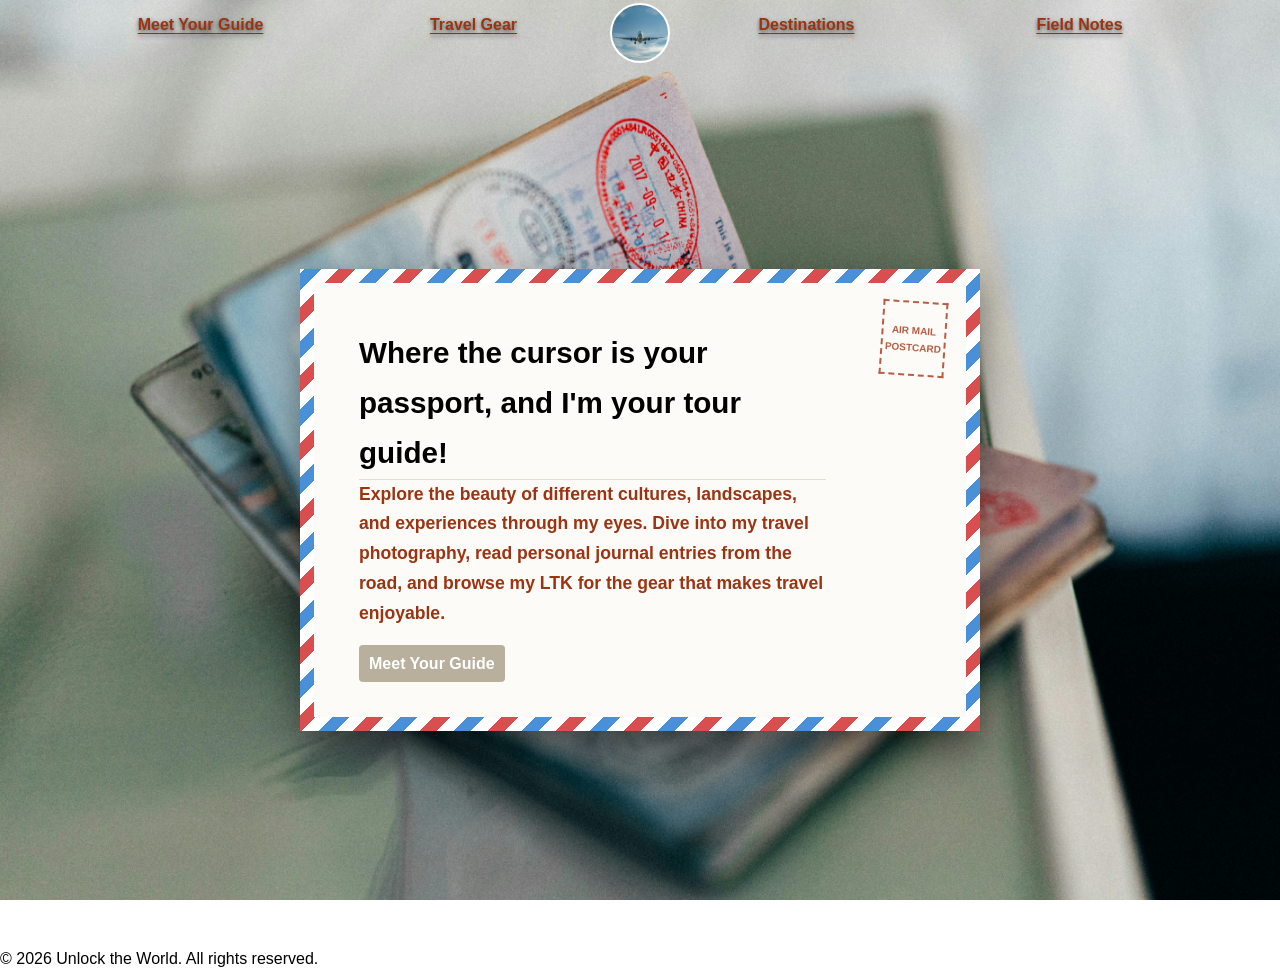
<file: index.html>
<!DOCTYPE html>
<html lang="en">
<head>
    <meta charset="UTF-8">
    <meta name="viewport" content="width=device-width, initial-scale=1.0">
    <title>Unlock the World</title>
    <link rel="icon" href="images/logo.jpg" type="image/x-icon">
    <link rel="stylesheet" href="style.css">
</head>
<body class="home-page">        
    <header>
        <nav class="nav-bar">
            <ul class="nav-links">
                <li><a href="meet-your-guide.html">Meet Your Guide</a></li>
                <li><a href="travel-gear.html">Travel Gear</a></li>
                <div class="logo">
                    <li><a href="index.html"></a></li>
                </div>
                <li><a href="destinations.html">Destinations</a></li>
                <li><a href="field-notes.html">Field Notes</a></li>
            </ul>
        </nav>
    </header>

    <section class="about">
        <div class="postcard">
            <div class="postcard-content">AIR MAIL<br>POSTCARD</div>
                <h2>Where the cursor is your passport, and I'm your tour guide!</h2>
                <p>Explore the beauty of different cultures, landscapes, and experiences through my eyes. Dive into my travel photography, read personal journal entries from the road, and browse my LTK for the gear that makes travel enjoyable.</p>
                <a href="meet-your-guide.html" class="cta-btn">Meet Your Guide</a>
            </div>
        </div>
    </section>
    <footer>
        <p>&copy; 2026 Unlock the World. All rights reserved.</p>
    </footer>
</body>
</html>
</file>
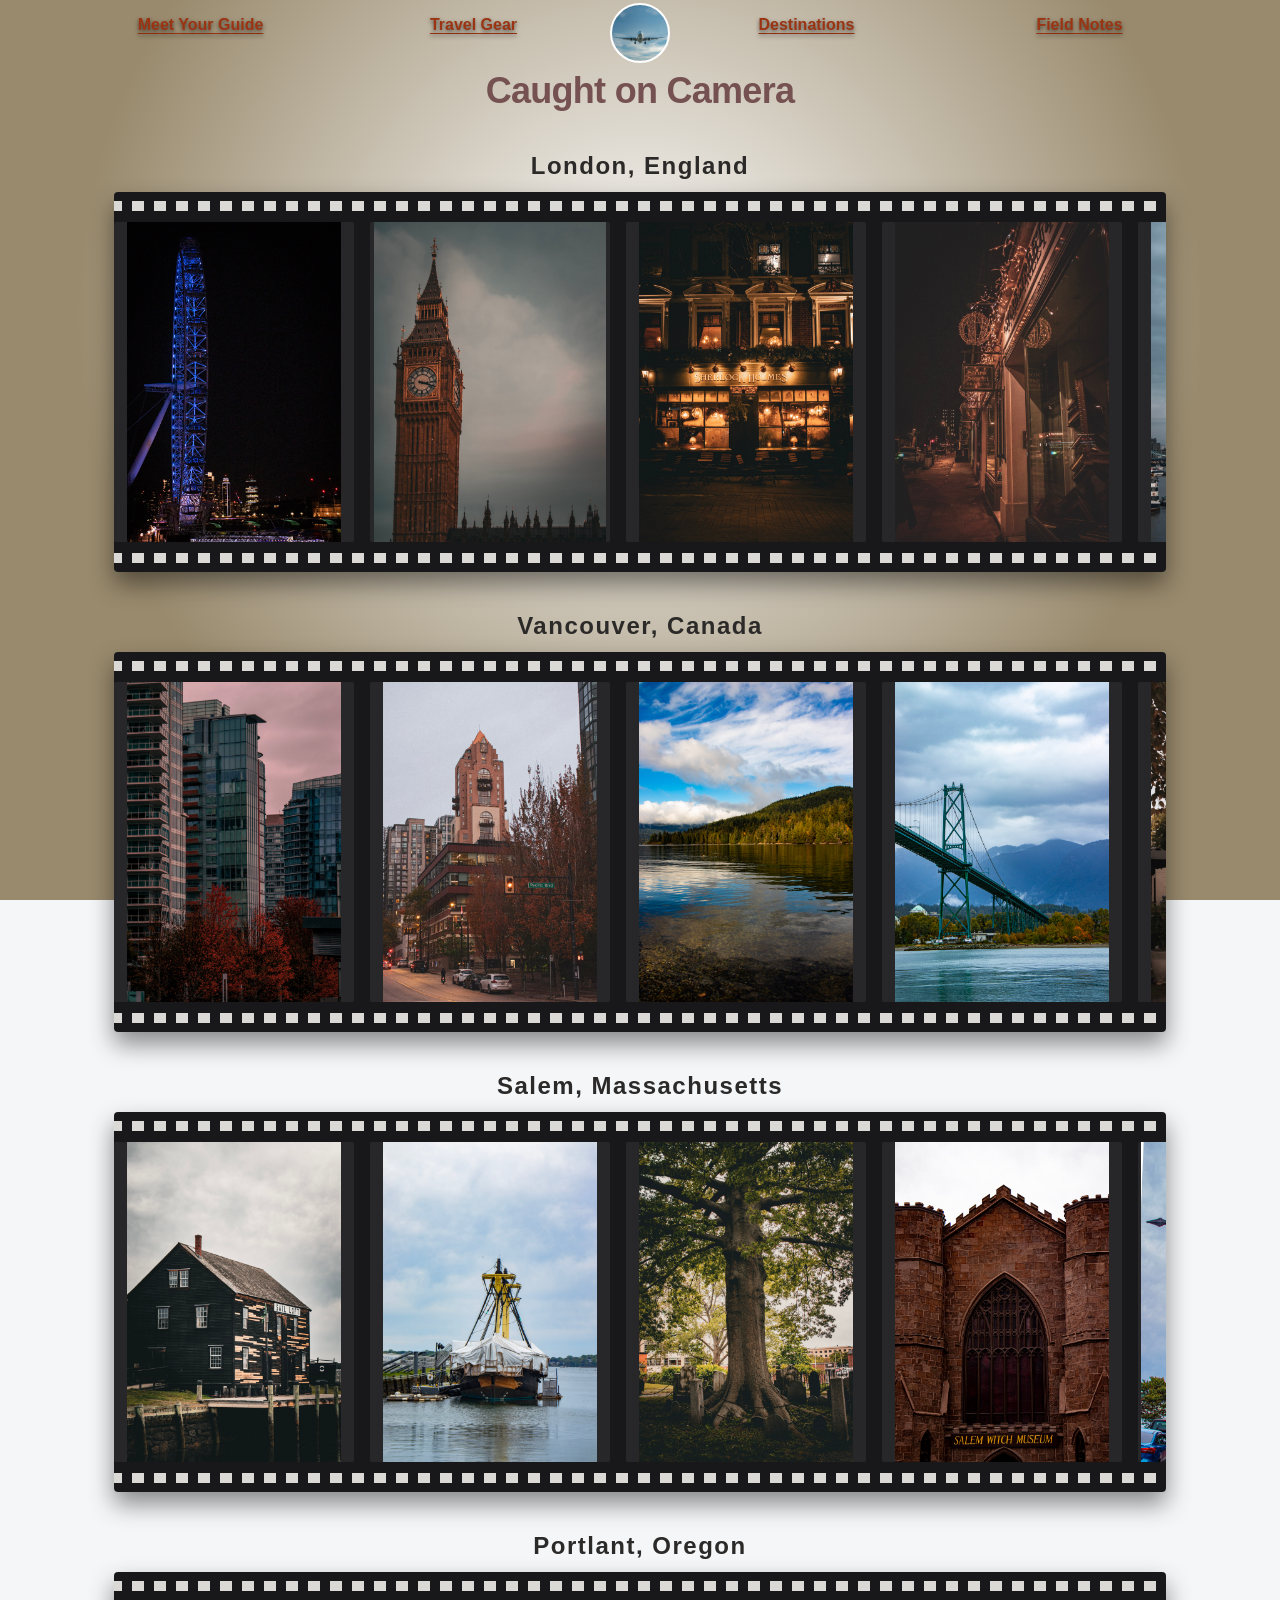
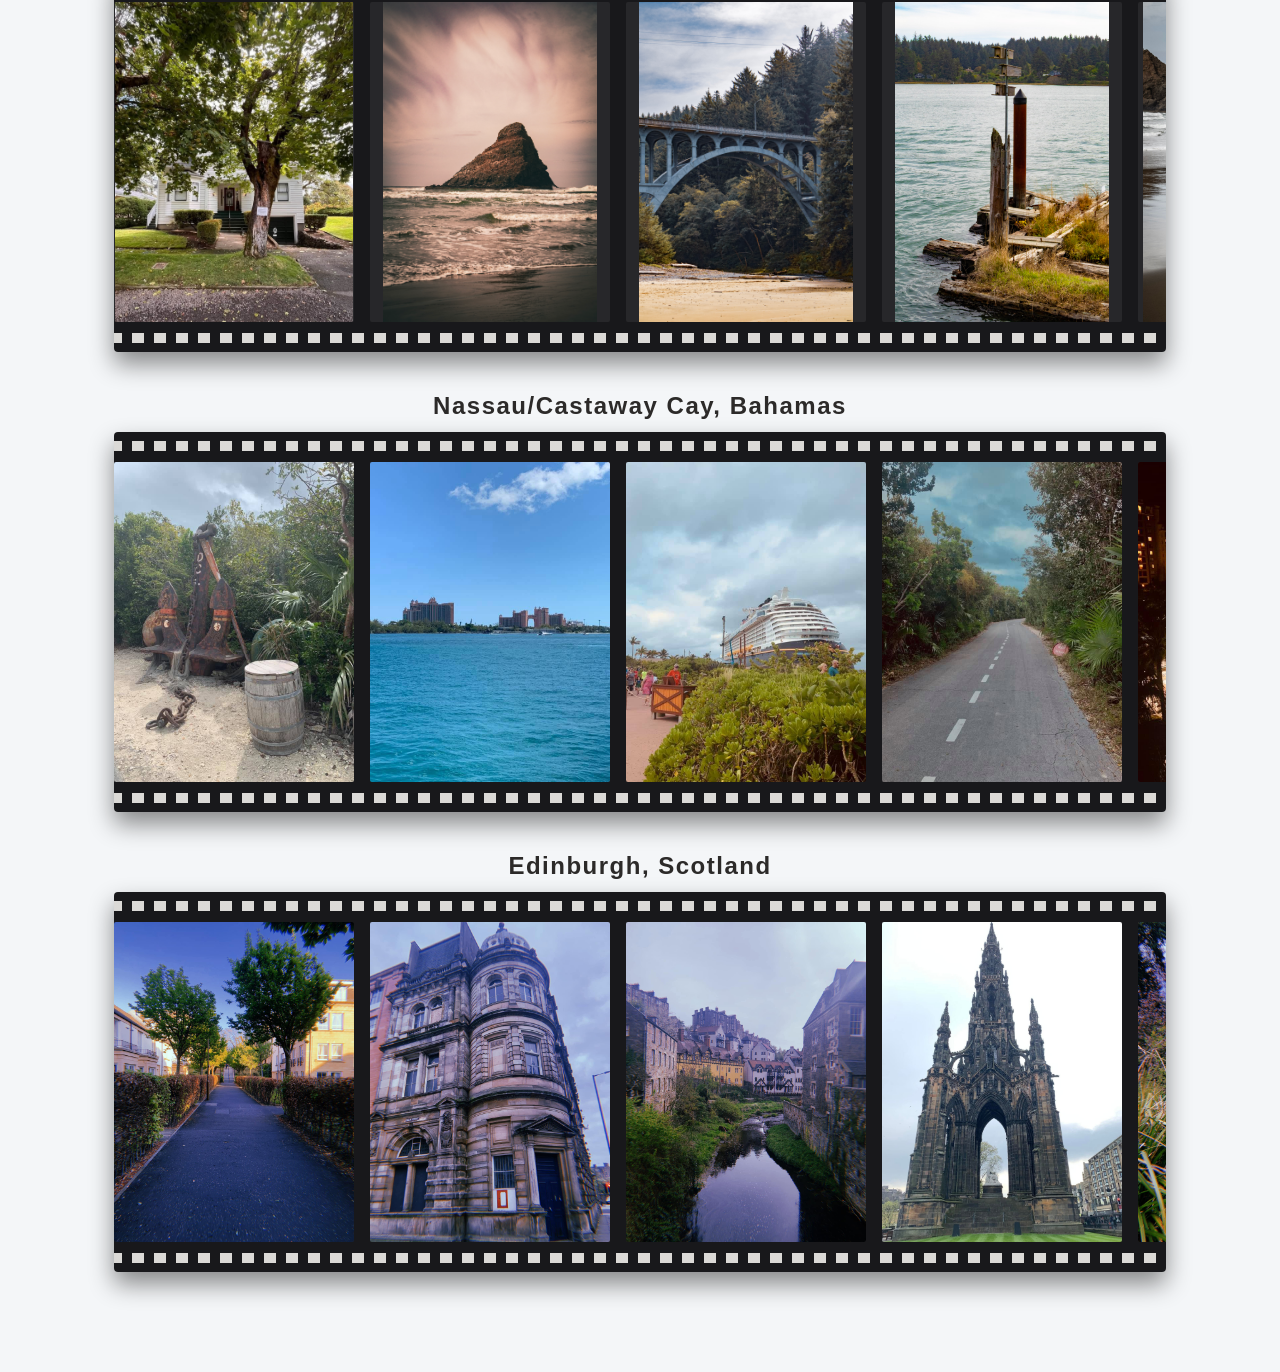
<file: destinations.html>
<!DOCTYPE html>
<html lang="en">
<head>
    <meta charset="UTF-8">
    <meta name="viewport" content="width=device-width, initial-scale=1.0">
    <title>Destinations | Photo Gallery</title>
    <link rel="stylesheet" href="style.css">
</head>
<body class="destination-page">
    <header>
        <nav class="nav-bar">
            <ul class="nav-links">
                <li><a href="meet-your-guide.html">Meet Your Guide</a></li>
                <li><a href="travel-gear.html">Travel Gear</a></li>
                <div class="logo">
                    <li><a href="index.html"></li>
                </div>
                    </a>
                </div>
                <li><a href="destinations.html">Destinations</a></li>
                <li><a href="field-notes.html">Field Notes</a></li>
            </ul>
        </nav>
    </header>
<main class="photo-gallery">
    <div class="page-header">
        <h1><strong>Caught on Camera</strong></h1>
    </div>
        <h2>London, England</h2>
    <a href="field-notes.html#london" class="film-strip">
        <div class="film-frame">
            <img src="images/london/london-eye.jpg" alt="London Eye">
        </div>
        <div class="film-frame">
            <img src="images/london/big-ben.jpg" alt="Big Ben">
        </div>
        <div class="film-frame">
            <img src="images/london/sherlock-holmes.jpg" alt="Tower Bridge">
        </div>
        <div class="film-frame">
            <img src="images/london/street-corner.jpg" alt="Tower Bridge">
        </div>
        <div class="film-frame">
            <img src="images/london/tower-bridge.jpg" alt="Tower Bridge">
        </div>
        <div class="film-frame">
            <img src="images/london/corner-building.jpg" alt="Tower Bridge">
        </div>
    </a>
    <h2>Vancouver, Canada</h2>
    <a href="field-notes.html#van" class="film-strip">
        <div class="film-frame">
            <img src="images/vancouver/sea-wall.jpg" alt="Sea Wall">
        </div>
        <div class="film-frame">
            <img src="images/vancouver/city.jpg" alt="City Street">
        </div>
        <div class="film-frame">
            <img src="images/vancouver/park.jpg" alt="Barnett Marine Park">
        </div>
        <div class="film-frame">
            <img src="images/vancouver/bridge.jpg" alt="Bridge">
        </div>
        <div class="film-frame">
            <img src="images/vancouver/steveston.jpg" alt="Steveston">
        </div>
        <div class="film-frame">
            <img src="images/vancouver/sus-bridge.jpg" alt="Capilano Suspension Bridge">
        </div>
    </a>
    <h2>Salem, Massachusetts</h2>
    <a href="field-notes.html#salem" class="film-strip">
        <div class="film-frame">
            <img src="images/salem/boat-house.jpg" alt="Marine House">
        </div>
        <div class="film-frame">
            <img src="images/salem/boat.jpg" alt="Docked Boat">
        </div>
        <div class="film-frame">
            <img src="images/salem/cemetery.jpg" alt="Salem Cemetery">
        </div>
        <div class="film-frame">
            <img src="images/salem/museum.jpg" alt="Salem Witch Museum">
        </div>
        <div class="film-frame">
            <img src="images/salem/seven-gables.jpg" alt="House of Seven Gables">
        </div>
        <div class="film-frame">
            <img src="images/salem/witch-house.jpg" alt="Salem Witch House">
        </div>
    </a>
    <h2>Portlant, Oregon</h2>
    <a href="field-notes.html#portland" class="film-strip">
        <div class="film-frame">
            <img src="images/portland/bella-house-copy.jpg" alt="Twilight Bella's House">
        </div>
        <div class="film-frame">
            <img src="images/portland/big-rock.jpg" alt="Rocks Florence Beach">
        </div>
        <div class="film-frame">
            <img src="images/portland/florence-bridge.jpg" alt="Bridge Entrance Florence Beach">
        </div>
        <div class="film-frame">
            <img src="images/portland/florence-dock.jpg" alt="Bay Dock Florence">
        </div>
        <div class="film-frame">
            <img src="images/portland/florence-dog.jpg" alt="Oliver at the Beach">
        </div>
        <div class="film-frame">
            <img src="images/portland/waterfall.jpg" alt="Multnomah Falls">
        </div>
    </a>
    <h2>Nassau/Castaway Cay, Bahamas</h2>
    <a href="field-notes.html#bahamas" class="film-strip">
        <div class="film-frame">
            <img src="images/bahamas/anchor.jpg" alt="Anchor on Disney Island">
        </div>
        <div class="film-frame">
            <img src="images/bahamas/atlantis.jpg" alt="Atlantis Hotel">
        </div>
        <div class="film-frame">
            <img src="images/bahamas/cruise-ship.jpg" alt="Disney Dream Cruise Ship">
        </div>
        <div class="film-frame">
            <img src="images/bahamas/island.jpg" alt="Island Runway">
        </div>
        <div class="film-frame">
            <img src="images/bahamas/pool.jpg" alt="Hotel Pool">
        </div>
        <div class="film-frame">
            <img src="images/bahamas/sunrise.jpg" alt="Sunrise on the Ship">
        </div>
    </a>
    <h2>Edinburgh, Scotland</h2>
    <a href="field-notes.html#edinburgh" class="film-strip">
        <div class="film-frame">
            <img src="images/edinburgh/airbnb.jpg" alt="Airbnb Garden">
        </div>
        <div class="film-frame">
            <img src="images/edinburgh/architecture.jpg" alt="Architectured Building">
        </div>
        <div class="film-frame">
            <img src="images/edinburgh/canal.jpg" alt="Canal Walk in the City">
        </div>
        <div class="film-frame">
            <img src="images/edinburgh/cathedral.jpg" alt="Cathedral">
        </div>
        <div class="film-frame">
            <img src="images/edinburgh/garden.jpg" alt="St. Andrews Botanical Garden">
        </div>
        <div class="film-frame">
            <img src="images/edinburgh/st-andrews.jpg" alt="St. Andrews Sea Wall">
        </div>
    </a>
</main>
    
</body>
</html>
</file>
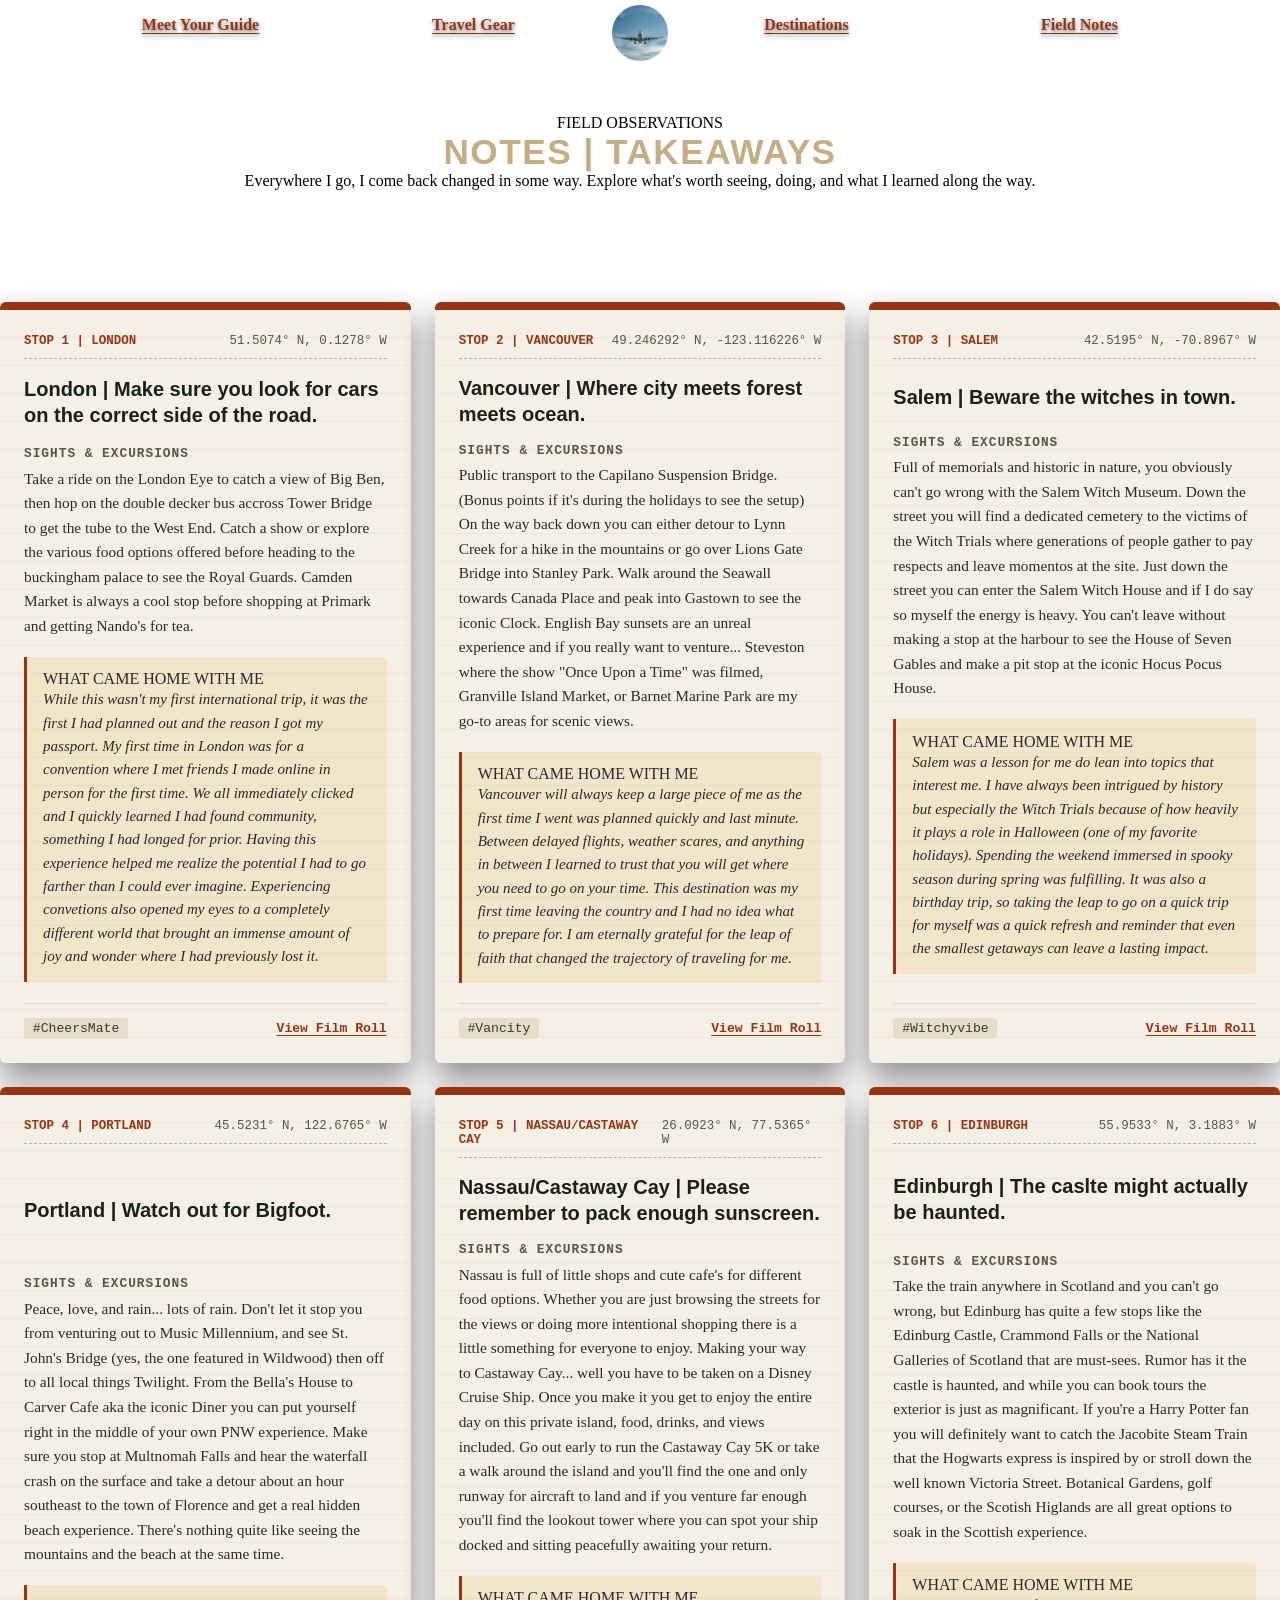
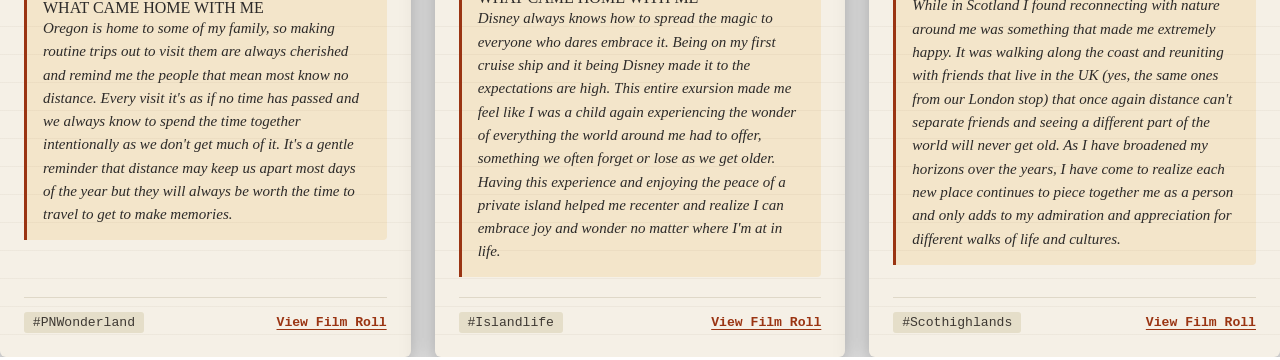
<file: field-notes.html>
<!DOCTYPE html>
<html lang="en">
<head>
    <meta charset="UTF-8">
    <meta name="viewport" content="width=device-width, initial-scale=1.0">
    <title>Field Notes</title>
</head>
<body>
    <link rel="stylesheet" href="style.css">
</body class="field-notes-page">
    <header>
        <nav class="nav-bar">
            <ul class="nav-links">
                <li><a href="meet-your-guide.html">Meet Your Guide</a></li>
                <li><a href="travel-gear.html">Travel Gear</a></li>
                <div class="logo">
                    <li><a href="index.html"></li>
                </div>
                    </a>
                </div>
                <li><a href="destinations.html">Destinations</a></li>
                <li><a href="field-notes.html">Field Notes</a></li>
            </ul>
        </nav>
    </header>
    <main class="notes-container">
        <header class="notes-header">
            <span class="notes">FIELD OBSERVATIONS</span>
            <h1>NOTES | TAKEAWAYS</h1>
            <p>Everywhere I go, I come back changed in some way. Explore what's worth seeing, doing, and what I learned along the way.</p>
        </header>
        <section class="notes-grid">
            <article class="note-card">
                <div class="note-meta">
                    <span class="note-id">STOP 1 | LONDON</span>
                    <span class="coordinates">51.5074° N, 0.1278° W</span>
                </div>
                <h2 class="note-title">London | Make sure you look for cars on the correct side of the road.</h2>
                <div class="notes-section">
                    <div class="note-block">
                        <h3>Sights & Excursions</h3>
                        <p>Take a ride on the London Eye to catch a view of Big Ben, then hop on the double decker bus accross Tower Bridge to get the tube to the West End. 
                            Catch a show or explore the various food options offered before heading to the buckingham palace to see the Royal Guards. 
                            Camden Market is always a cool stop before shopping at Primark and getting Nando's for tea.
                        </p>  
                    </div>
                    <div class="note-takeaway">
                        <span class="takeaway-heading">WHAT CAME HOME WITH ME</span>
                        <p>While this wasn't my first international trip, it was the first I had planned out and the reason I got my passport. My first time in London was for a convention where I met friends I made online in person for the first time. 
                            We all immediately clicked and I quickly learned I had found community, something I had longed for prior. Having this experience helped me realize the potential I had to go farther than I could ever imagine. Experiencing convetions
                            also opened my eyes to a completely different world that brought an immense amount of joy and wonder where I had previously lost it. 
                        </p>
                    </div>
                </div>
                <footer class="note-footer">
                    <span class="note-tag">#CheersMate</span>
                    <a href="destinations.html">View Film Roll</a>
                </footer>
            </article>
            <article class="note-card">
                <div class="note-meta">
                    <span class="note-id">STOP 2 | VANCOUVER</span>
                    <span class="coordinates">49.246292° N, -123.116226° W</span>
                </div>
                <h2 class="note-title">Vancouver | Where city meets forest meets ocean.</h2>
                <div class="notes-section">
                    <div class="note-block">
                        <h3>Sights & Excursions</h3>
                        <p>Public transport to the Capilano Suspension Bridge. (Bonus points if it's during the holidays to see the setup) On the way back down you can either detour to Lynn Creek for a hike in the mountains
                            or go over Lions Gate Bridge into Stanley Park. Walk around the Seawall towards Canada Place and peak into Gastown to see the iconic Clock. English Bay sunsets are an unreal experience and if you really 
                            want to venture... Steveston where the show "Once Upon a Time" was filmed, Granville Island Market, or Barnet Marine Park are my go-to areas for scenic views.
                        </p>  
                    </div>
                    <div class="note-takeaway">
                        <span class="takeaway-heading">WHAT CAME HOME WITH ME</span>
                        <p>Vancouver will always keep a large piece of me as the first time I went was planned quickly and last minute. Between delayed flights, weather scares, and anything
                            in between I learned to trust that you will get where you need to go on your time. This destination was my first time leaving the country and I had no idea what to 
                            prepare for. I am eternally grateful for the leap of faith that changed the trajectory of traveling for me.
                        </p>
                    </div>
                </div>
                <footer class="note-footer">
                    <span class="note-tag">#Vancity</span>
                    <a href="destinations.html">View Film Roll</a>
                </footer>
            </article>
            <article class="note-card">
                <div class="note-meta">
                    <span class="note-id">STOP 3 | SALEM</span>
                    <span class="coordinates">42.5195° N, -70.8967° W</span>
                </div>
                <h2 class="note-title">Salem | Beware the witches in town.</h2>
                <div class="notes-section">
                    <div class="note-block">
                        <h3>Sights & Excursions</h3>
                        <p>Full of memorials and historic in nature, you obviously can't go wrong with the Salem Witch Museum. Down the street you will find a dedicated cemetery
                            to the victims of the Witch Trials where generations of people gather to pay respects and leave momentos at the site. Just down the street you can enter the Salem Witch House and if I 
                            do say so myself the energy is heavy. You can't leave without making a stop at the harbour to see the House of Seven Gables and make a pit stop at the iconic Hocus Pocus House.
                        </p>  
                    </div>
                    <div class="note-takeaway">
                        <span class="takeaway-heading">WHAT CAME HOME WITH ME</span>
                        <p>Salem was a lesson for me do lean into topics that interest me. I have always been intrigued by history but especially the Witch Trials because of how heavily
                            it plays a role in Halloween (one of my favorite holidays). Spending the weekend immersed in spooky season during spring was fulfilling.
                            It was also a birthday trip, so taking the leap to go on a quick trip for myself was a quick refresh and reminder that even the smallest getaways can leave a lasting impact. 
                        </p>
                    </div>
                </div>
                <footer class="note-footer">
                    <span class="note-tag">#Witchyvibe</span>
                    <a href="destinations.html">View Film Roll</a>
                </footer>
            </article>
            <article class="note-card">
                <div class="note-meta">
                    <span class="note-id">STOP 4 | PORTLAND</span>
                    <span class="coordinates">45.5231° N, 122.6765° W</span>
                </div>
                <h2 class="note-title">Portland | Watch out for Bigfoot.</h2>
                <div class="notes-section">
                    <div class="note-block">
                        <h3>Sights & Excursions</h3>
                        <p>Peace, love, and rain... lots of rain. Don't let it stop you from venturing out to Music Millennium, and see St. John's Bridge (yes, the one featured in Wildwood) then off to all local things Twilight.
                            From the Bella's House to Carver Cafe aka the iconic Diner you can put yourself right in the middle of your own PNW experience. Make sure you stop
                            at Multnomah Falls and hear the waterfall crash on the surface and take a detour about an hour southeast to the town of Florence and get a real
                            hidden beach experience. There's nothing quite like seeing the mountains and the beach at the same time.
                         </p>  
                    </div>
                    <div class="note-takeaway">
                        <span class="takeaway-heading">WHAT CAME HOME WITH ME</span>
                        <p>Oregon is home to some of my family, so making routine trips out to visit them are always cherished and remind me the people that mean most know no 
                            distance. Every visit it's as if no time has passed and we always know to spend the time together intentionally as we don't get much of it. It's a gentle 
                            reminder that distance may keep us apart most days of the year but they will always be worth the time to travel to get to make memories.
                        </p>
                    </div>
                </div>
                <footer class="note-footer">
                    <span class="note-tag">#PNWonderland</span>
                    <a href="destinations.html">View Film Roll</a>
                </footer>
            </article>
            <article class="note-card">
                <div class="note-meta">
                    <span class="note-id">STOP 5 | NASSAU/CASTAWAY CAY</span>
                    <span class="coordinates">26.0923° N, 77.5365° W</span>
                </div>
                <h2 class="note-title">Nassau/Castaway Cay | Please remember to pack enough sunscreen.</h2>
                <div class="notes-section">
                    <div class="note-block">
                        <h3>Sights & Excursions</h3>
                        <p>Nassau is full of little shops and cute cafe's for different food options. Whether you are just browsing the streets for the views or doing more intentional shopping
                            there is a little something for everyone to enjoy. Making your way to Castaway Cay... well you have to be taken on a Disney Cruise Ship. Once you make it you get to enjoy the entire
                            day on this private island, food, drinks, and views included. Go out early to run the Castaway Cay 5K or take a walk around the island and you'll find the one and only runway for aircraft to land and if you venture
                            far enough you'll find the lookout tower where you can spot your ship docked and sitting peacefully awaiting your return.
                        </p>  
                    </div>
                    <div class="note-takeaway">
                        <span class="takeaway-heading">WHAT CAME HOME WITH ME</span>
                        <p>Disney always knows how to spread the magic to everyone who dares embrace it. Being on my first cruise ship and it being Disney made it to the expectations are high.
                            This entire exursion made me feel like I was a child again experiencing the wonder of everything the world around me had to offer, something we often forget or lose as we 
                            get older. Having this experience and enjoying the peace of a private island helped me recenter and realize I can embrace joy and wonder no matter where I'm at in life.
                        </p>
                    </div>
                </div>
                <footer class="note-footer">
                    <span class="note-tag">#Islandlife</span>
                    <a href="destinations.html">View Film Roll</a>
                </footer>
            </article>
            <article class="note-card">
                <div class="note-meta">
                    <span class="note-id">STOP 6 | EDINBURGH</span>
                    <span class="coordinates">55.9533° N, 3.1883° W</span>
                </div>
                <h2 class="note-title">Edinburgh | The caslte might actually be haunted.</h2>
                <div class="notes-section">
                    <div class="note-block">
                        <h3>Sights & Excursions</h3>
                        <p>Take the train anywhere in Scotland and you can't go wrong, but Edinburg has quite a few stops like the Edinburg Castle, Crammond Falls
                            or the National Galleries of Scotland that are must-sees. Rumor has it the castle is haunted, and while you can book tours the exterior is 
                            just as magnificant. If you're a Harry Potter fan you will definitely want to catch the Jacobite Steam Train that the Hogwarts express is inspired by
                            or stroll down the well known Victoria Street. Botanical Gardens, golf courses, or the Scotish Higlands are all great options to soak in the Scottish experience.
                        </p>  
                    </div>
                    <div class="note-takeaway">
                        <span class="takeaway-heading">WHAT CAME HOME WITH ME</span>
                        <p>While in Scotland I found reconnecting with nature around me was something that made me extremely happy. It was walking along the coast and reuniting with
                            friends that live in the UK (yes, the same ones from our London stop) that once again distance can't separate friends and seeing a different part of the world 
                            will never get old. As I have broadened my horizons over the years, I have come to realize each new place continues to piece together me as a person and only adds
                            to my admiration and appreciation for different walks of life and cultures. 
                        </p>
                    </div>
                </div>
                <footer class="note-footer">
                    <span class="note-tag">#Scothighlands</span>
                    <a href="destinations.html">View Film Roll</a>
                </footer>
            </article>
        </section>
    </main>
</html>
</file>
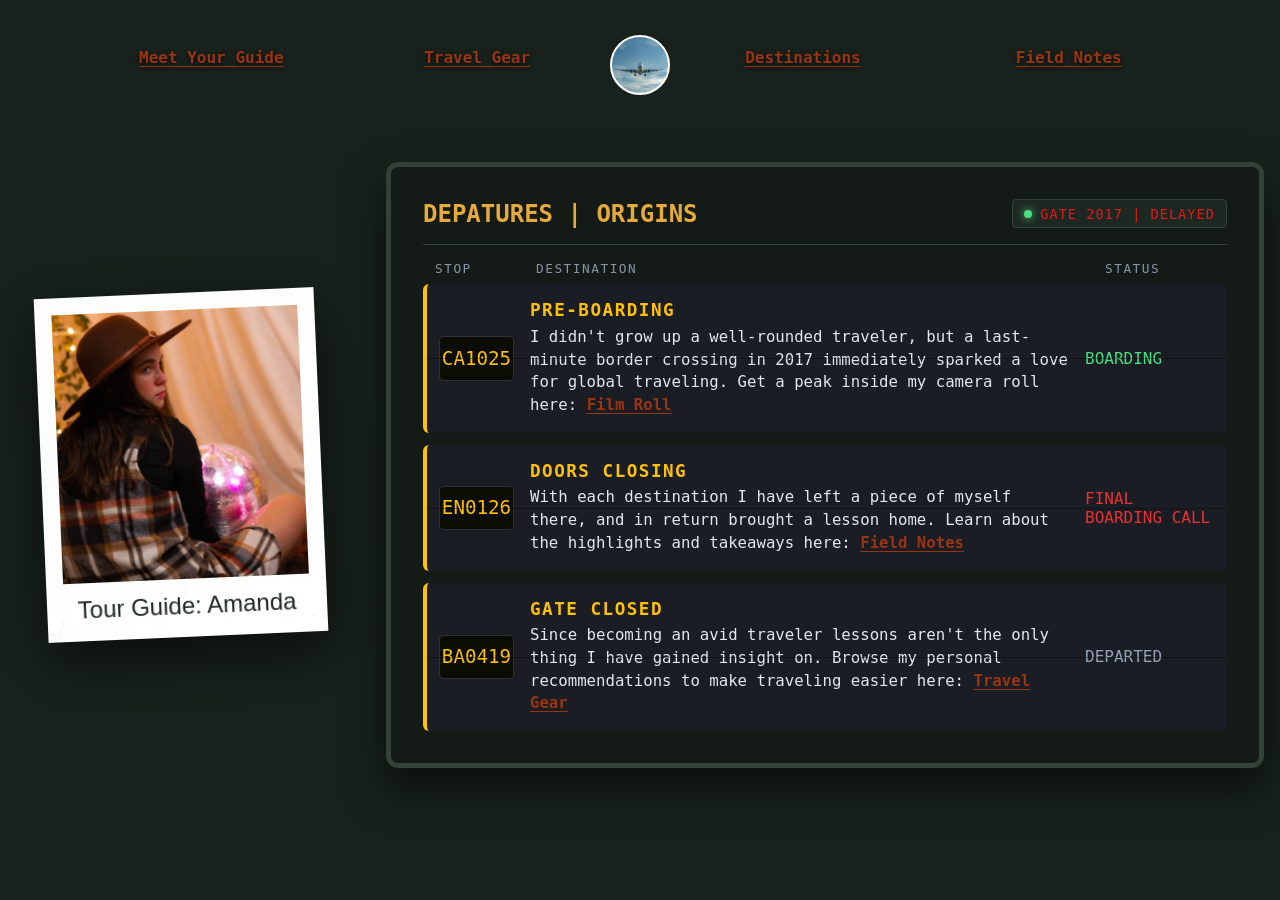
<file: meet-your-guide.html>
<!DOCTYPE html>
<html lang="en">
<head>
    <meta charset="UTF-8">
    <meta name="viewport" content="width=device-width, initial-scale=1.0">
    <title>Meet Your Guide</title>
    <link rel="stylesheet" href="style.css">
</head>
<body class="guide-page">        
    <header>
        <nav class="nav-bar">
            <ul class="nav-links">
                <li><a href="meet-your-guide.html">Meet Your Guide</a></li>
                <li><a href="travel-gear.html">Travel Gear</a></li>
                <div class="logo">
                    <li><a href="index.html"></a></li>
                </div>
                <li><a href="destinations.html">Destinations</a></li>
                <li><a href="field-notes.html">Field Notes</a></li>
            </ul>
        </nav>
    </header>
<main class="guide-container">
    <div class="polaroid">
        <div class="polaroid-wrap">
            <div class="guide-photo">
                <img src="images/guide-photo.jpg" alt="Meet the Tour Guide" class="user-photo" aria-hidden="true">
            </div>
            <img src="images/polaroid.jpg" alt="makeshift polaroid" class="photo-frame">
            <p class="polaroid-caption">Tour Guide: Amanda</p>
        </div>
    </div>
    <section class="departure-board">
        <header class="board-heading">
            <div class="title">
                <h1>DEPATURES | ORIGINS</h1>
            </div>
            <span class="clock">GATE 2017 | DELAYED</span>
        </header>
        <div class="board-column" aria-hidden="true">
            <span>STOP</span>
            <span>DESTINATION</span>
            <span>STATUS</span>
        </div>
        <ol class="flight-list">
            <li class="flight-row">
                <span class="flight-num">CA1025</span>
                <div class="flight-info">
                    <strong class="destination">PRE-BOARDING</strong>
                    <p class="details"> I didn't grow up a well-rounded traveler, but a last-minute border crossing in 2017 immediately sparked a love for global traveling. Get a peak inside my camera roll here:
                        <a href="destinations.html" class="destination-link">Film Roll</a>
                    </p>
                    </a>
                </div>
                <span class="status-boarding">BOARDING</span>
            </li>
            <li class="flight-row">
                <span class="flight-num">EN0126</span>
                <div class="flight-info">
                    <strong class="destination">DOORS CLOSING</strong>
                    <p class="details">With each destination I have left a piece of myself there, and in return brought a lesson home. Learn about the highlights and takeaways here:
                        <a href="field-notes.html" class="notes-link">Field Notes</a>
                    </p>
                </div>
                <span class="status-final">FINAL BOARDING CALL</span>
            </li>
            <li class="flight-row">
                <span class="flight-num">BA0419</span>
                <div class="flight-info">
                    <strong class="destination">GATE CLOSED</strong>
                    <p class="details">Since becoming an avid traveler lessons aren't the only thing I have gained insight on. Browse my personal recommendations to make traveling easier here:
                        <a href="travel-gear.html" class="gear-link">Travel Gear</a>
                    </p>
                </div>
                <span class="status-departed">DEPARTED</span>
            </li>
        </ol>
    </section>
</main>
</body>
</html>
</file>
<file: style.css>
:root {
    --polaroid-max-width: 280px;
    --window-top: 6.5%;
    --window-left: 7.5%;
    --window-width: 85%;
    --window-height: 73%;
    --photo-zoom: 1;
    --photo-focus-x: 50%;
    --photo-focus-y: 20%;
}

* {
    margin: 0;
    padding: 0;
    box-sizing: border-box;
}

a {
    color: #9a3412;
    text-decoration: underline;
    text-underline-offset: 3px;
    font-weight: 600;
    transition: color 0.2s ease;
}
a:visited {
    color: #7c2d12;
}
a:hover,
a:focus {
    color: #4d7c0f;
}
.cta-btn {
    display: inline-block;
    padding: 5px 10px;
    background-color: #b8af9d;
    border-radius: 4px;
    color: white;
    text-decoration: none;
}

.header, 
.nav-bar {
    position: relative;
    z-index: 1000;
}

.nav-bar ul {
    display: flex;
    justify-content: space-between;
    align-items: center;
    text-align: center;
    padding: 20px 5%;
    height: 50px;
    list-style: none;
    margin: 0;
    text-shadow: 0 2px 4px rgba(0, 0, 0, 0.6);
}

.nav-bar ul > li {
    flex: 1;
    text-align: center;
    gap: 250px;
}

.logo {
    display: inline-block;
    height: 60px;
    width: 60px;
    border-radius: 50%;
    background-image: url(images/logo.jpg);
    background-size: cover;
    border: 2px solid #fff;
    flex-shrink: 0;
    margin-top: 15px;
    position: relative;
    overflow: hidden;
    align-items: center;
}

.logo li {
    width: 100%;
    height: 100%;
}

.logo a {
    display: block;
    width: 100%;
    height: 100%;
    padding: 0;
    cursor: pointer;
}

body.home-page {
    background-image: url('images/passport.jpg');
    background-size: cover;
    background-position: center;
    background-repeat: no-repeat;
    background-attachment: fixed;
    font-family: 'Georgia', sans-serif;
    min-height: 100vh;
    width: 100%;
}

.about {
    min-height: 100vh;
    display: flex;
    justify-content: center;
    align-items: center;
    padding: 20px;
}

.about h2 {
    margin-top: 0px;
    font-family: 'Montserrat', sans-serif;
    font-size: 1.85rem;
    font-weight: bold;
    color: #000000;
    border-bottom: 1px solid #e5dec9;
    margin-right: 95px;
    flex-direction: column;
}

.about p {
    font-size: 1.10rem;
    font-weight: bold;
    color: #9a3412;
    margin-bottom: 16px;
    margin-right: 95px;
    font-family: 'Lora', sans-serif;
    flex-direction: column;
}

.postcard {
    position: relative;
    max-width: 680px;
    background-color: #fdfbf7;
    padding: 45px 45px 35px 45px;
    border: 14px solid transparent;
    background: linear-gradient(#fdfbf7, #fdfbf7) padding-box,
    repeating-linear-gradient(
        -45deg, 
        #d94e4e 0px, 
        #d94e4e 12px, 
        #ffffff 12px,
        #ffffff 24px, 
        #4a90d9 24px, 
        #4a90d9 36px, 
        #ffffff 36px, 
        #ffffff 48px
    ) border-box;
    box-shadow: 0 15px 35px rgba(0, 0, 0, 0.45);
    color: #2c2a29;
    line-height: 1.7;
    text-align: left;
}

.postcard-content {
    position: absolute;
    top: 18px;
    right: 20px;
    width: 65px;
    height: 75px;
    border: 2px dashed #b85d43;
    color: #b85d43;
    font-family: sans-serif;
    font-weight: bold;
    display: flex;
    justify-content: center;
    flex-direction: row;
    align-items: center;
    font-size: 10px;
    text-align: center;
    transform: rotate(4deg);
}

body.destination-page {
    background-color: #f4f6f8;
    background-image: radial-gradient(circle at 50% 35%, #ffffff 0%, #998a6d 65%, #998a6d 100%);
    background-attachment: fixed;
    min-height: 100vh;
    color: #998a6d;
    font-family: "Helvetica", sans-serif;
}
body.destination-page h2 {
    width: 100%;
    text-align: center;
    font-family: 'Montserrat', sans-serif;
    font-size: 1.5rem;
    letter-spacing: 1.5px;
    color: #2c2a29;
    margin: 2.5rem auto 0.75rem auto;
}
.photo-gallery {
    max-width: 1100px;
    margin: 0 auto;
    padding: 60px 24px; 
}

.page-header h1 {
    font-size: 36px;
    font-weight: 500;
    letter-spacing: -0.02em;
    margin-top: -40px;
    text-align: center;
    color: #755151;
}

.film-strip {
    position: relative;
    display: flex;
    gap: 16px;
    background-color: #18181b;
    /* Draws the top & bottom white film sprocket holes directly onto the strip */
    background-image: 
        repeating-linear-gradient(
            to right,
            transparent 0px,
            transparent 10px,
            rgba(253, 251, 247, 0.85) 10px,
            rgba(253, 251, 247, 0.85) 22px
        ),
        repeating-linear-gradient(
            to right,
            transparent 0px,
            transparent 10px,
            rgba(253, 251, 247, 0.85) 10px,
            rgba(253, 251, 247, 0.85) 22px
        );
    background-size: 100% 10px, 100% 10px;
    background-position: 0 9px, 0 calc(100% - 9px);
    background-repeat: repeat-x;
    background-attachment: local; /* Makes the sprocket holes scroll with the film! */
    
    padding: 30px 20px;
    border-radius: 4px;
    text-decoration: none;
    margin-bottom: 2.5rem;
    box-shadow: 0 12px 25px rgba(0, 0, 0, 0.45);
    overflow-x: auto;
    scroll-behavior: smooth;
    scroll-snap-type: x mandatory;
}
.film-strip:hover {
    transform: translate(-4px);
    box-shadow: 0 16px 32px rgba(0, 0, 0, 0.6);
}

.film-strip::before,
.film-strip::after {
    content: "";
    position: sticky;
    left: 0;
    right: 0;
    height: 10px;
    background-image: repeating-linear-gradient(
        to right,
        transparent 0px,
        transparent 10px,
        #fdfbf7 10px,
        #fdfbf7 22px
    );
    opacity: 0.85;
}

.film-strip::before { top: 9px; }
.film-strip::after { bottom: 9px; }

.film-frame {
    flex: 0 0 240px;
    aspect-ratio: 3 / 4;
    overflow: hidden;
    border-radius: 2px;
    background-color: #27272a;
    scroll-snap-align: start;
}

.film-frame img {
    width: 100%;
    height: 100%;
    object-fit: contain;
    display: block;
}

body.guide-page {
    background-color: #18211b;
    color: #f4f4f6;
    font-family: ui-monospace, 'Cascadia Code', 'Source Code Pro', Menlo, Consolas, monospace;
    min-height: 100vh;
    display: flex;
    flex-direction: column;
    padding: 2rem 1rem;
}

.guide-container {
    width: 100%;
    margin-top: 5rem;
    display: grid;
    grid-template-columns: 330px 1fr;
    gap: 2.5rem;
    align-items: center; 
}

/* --- Polaroid Component --- */
.polaroid {
    display: flex;
    justify-content: center;
    align-items: center;
}

.polaroid-wrap {
    position: relative;
    width: 100%;
    max-width: 280px;
    transform: rotate(-2.5deg);
    transition: transform 0.25s ease;
    filter: drop-shadow(0 18px 28px rgba(0, 0, 0, 0.6));
}

.polaroid-wrap:hover {
    transform: rotate(0deg) scale(1.03);
}

.guide-photo {
    position: absolute;
    top: 5%;
    left: 6%;
    width: 88%;
    height: 78%;
    overflow: hidden;
    background-color: #1e2822;
    z-index: 3;
}

.user-photo {
    width: 100%;
    height: 100%;
    object-fit: cover;
    object-position: var(--photo-focus-x) var(--photo-focus-y);
    transform: scale(var(--photo-zoom));
    display: block;
}

.photo-frame {
    position: relative;
    width: 100%;
    height: auto;
    display: block;
    z-index: 1;
    pointer-events: none;
}

.polaroid-caption {
    position: absolute;
    bottom: 5%;
    left: 8%;
    right: 8%;
    font-family: 'Lora', sans-serif;
    color: #1e2822;
    font-size: 1.5rem;
    text-align: center;
    line-height: 1.1;
    z-index: 4;
    pointer-events: none;
}

.departure-board {
    width: 100%;
    background-color: #141a16;
    border: 5px solid #334137;
    border-radius: 12px;
    padding: 2rem;
    box-shadow: 0 20px 40px rgba(0, 0, 0, 0.55);
}

.board-heading {
    display: flex;
    justify-content: space-between;
    align-items: center;
    border-bottom: 1px solid #334137;
    padding-bottom: 1rem;
    margin-bottom: 1rem;
    flex-wrap: wrap;
    gap: 0.5rem;
}

.title {
    display: flex;
    align-items: center;
    gap: 0.75rem;
    color: #e5a93c;
}

.board-title h1 {
    font-size: 1.4rem;
    letter-spacing: 2px;
}

.clock {
    display: inline-flex;
    align-items: center;
    gap: 0.5rem;
    background: #1e2822;
    color: #e21818;
    padding: 0.35rem 0.7rem;
    border: 1px solid #334137;
    border-radius: 4px;
    font-size: 0.85rem;
    letter-spacing: 1px;
}

.clock::before {
    content:"";
    width: 8px;
    height: 8px;
    border-radius: 50%;
    background-color: #4ade80;
    box-shadow: 0 0 8px #4ade80;
    animation: pulse-beacon 1.6s infinite ease-in-out;   
}

@keyframes pulse-beacon {
    0%, 100% {
        opacity: 1;
        transform: scale(1);
    }
    50% {
    opacity: 0.25;
    trnasform: scale(0.85);
    }
}

.board-column {
    display: grid;
    grid-template-columns: 85px 1fr 110px;
    gap: 1rem;
    color: #8b92a5;
    font-size: 0.8rem;
    letter-spacing: 1.5px;
    padding: 0 0.75rem 0.5rem 0.75rem;
}

.flight-list {
    list-style: none;
    display: flex;
    flex-direction: column;
    gap: 0.75rem;
}

.flight-row {
    display: grid;
    grid-template-columns: 75px 1fr 130px;
    gap: 1rem;
    align-items: center;
    background-color: #1a1d24;
    padding: 1rem 0.75rem;
    border-radius: 6px;
    border-left: 4px solid #ffc107;
    position: relative;
}

.flight-row:after {
    content: "";
    position: absolute;
    left: 0;
    right: 0;
    top: 50%;
    height: 1px;
    background: rgba(0, 0, 0, 0.35);
    pointer-events: none;
}

.flight-num {
    background: #0b0c03;
    color: #ffc107;
    font-size: 1.2rem;
    text-align: center;
    padding: 0.6rem 0;
    border-radius: 4px;
    border: 1px solid #2c303a;
}

.destination {
    display: block;
    color: #ffc107;
    font-size: 1.1rem;
    letter-spacing: 1.5px;
    margin-bottom: 0.35rem;
}

.details {
    color: #e2e8f0;
    font-size: 0.98rem;
    line-height: 1.45;
}
css
.board-link {
    display: inline-block;
    margin-top: 0.55rem;
    padding: 0.3rem 0.65rem;
    background-color: #0b0c0e;
    color: #ffc107;
    border-radius: 4px;
    font-size: 0.8rem;
    font-weight: bold;
    letter-spacing: 1px;
    text-decoration: none;
    position: relative;
    z-index: 2;
    transition: background-color 0.2s ease, color 0.2s ease;
}

.board-link:hover {
    background-color: #ffc107;
    color: #111215;
}

.status {
    text-align: center;
    font-size: 0.8rem;
    padding: 0.35rem 0.5rem;
    border-radius: 4px;
    background: #0b0c0e;
    letter-spacing: 1px;
}

.status-departed {
    color: #94a3b8;
}

.status-boarding {
    color: #4ade80;
}

.status-final {
    color: #e93131;
}

body.notes-page {
    background-color: #1e2282;
    background-image:
        linearGradient(rgba(245, 240, 230, 0.04) 1px, transparent 1px),
        linearGradient(90deg, rgba(245, 240, 230, 0.04) 1px, transparent 1px),
        radialGradient(circle at 50% 20%, #2c3a31 0%, #141c17 100%);
    background-size: 28px 28px, 28px 28px, 100% 100%;
    color: #f5f0e6;
    font-family: 'Lora', Georgia, serif;
    min-height: 100vh;
    padding: 2rem 1rem 4rem 1rem;
}
.notes-containter {
    width: 100%;
    max-width: 1100px;
    margin: 7.5rem auto 0 auto;
}
.notes-header {
    width: 100%;
    text-align: center;
    padding: 4rem;
    margin: 0 auto 3rem auto;
}
.notes-badge {
    display: inline-block;
    font-family: ui-monospace, 'Cascadia Code', Menlo, Consolas, monospace;
    font-size: 0.8rem;
    letter-spacing: 2px;
    color: #e5a93c;
    background-color: #141a16;
    border: 1px solid #334137;
    padding: 0.35rem 0.8rem;
    border-radius: 4px;
    margin-bottom: 0.85rem;
}
.notes-header h1 {
    font-family: 'Montserrat', sans-serif;
    font-size: 2.2rem;
    letter-spacing: 1.5px;
    color: #c4ae83;
    text-align: center;
    margin-bottom: 0 auto 0.75rem auto;
}

.notes-intro {
    font-size: 1.05rem;
    line-height: 1.65;
    color: #d6d1c4;
    max-width: 680px;
    text-align: center;
    margin: 0 auto;
}
.notes-grid {
    width:100%;
    display: grid;
    grid-template-columns: repeat(3, minmax(0, 1fr));
    gap: 1.5rem;
    align-items: stretch;
}
.note-card {
    background-color: #f5f0e6; 
    background-image: repeating-linear-gradient(
        to bottom,
        transparent 0px,
        transparent 27px,
        rgba(153, 138, 109, 0.16) 28px
    );
    color: #2c2a29;
    border-radius: 6px;
    border-top: 8px solid #9a3412; /* Terracotta field-binder tab */
    padding: 1.5rem;
    box-shadow: 0 16px 32px rgba(0, 0, 0, 0.45);
    display: flex;
    flex-direction: column;
    justify-content: space-between;
    position: relative;
    transition: transform 0.25s ease;
}

.note-card:hover {
    transform: translateY(-4px);
}

.note-meta {
    display: flex;
    justify-content: space-between;
    align-items: center;
    font-family: ui-monospace, 'Cascadia Code', Menlo, Consolas, monospace;
    font-size: 0.78rem;
    color: #5c5346;
    border-bottom: 1px dashed #b8af9d;
    padding-bottom: 0.6rem;
    margin-bottom: 1rem;
}

.note-id {
    font-weight: bold;
    color: #9a3412;
}
.note-title {
    font-family: 'Montserrat', sans-serif;
    font-size: 1.25rem;
    color: #18211b;
    margin-bottom: 1rem;
    line-height: 1.3;
}

.note-block h3 {
    font-family: ui-monospace, 'Cascadia Code', Menlo, Consolas, monospace;
    font-size: 0.8rem;
    letter-spacing: 1px;
    text-transform: uppercase;
    color: #5c5346;
    margin-bottom: 0.35rem;
}
.note-block p {
    font-size: 0.96rem;
    line-height: 1.6;
    margin-bottom: 1.15rem;
}
.note-takeaway {
    background-color: rgba(229, 169, 60, 0.16);
    border-left: 3px solid #9a3412;
    padding: 0.85rem 1rem;
    border-radius: 0 4px 4px 0;
    margin-bottom: 1.25rem;
}
.takeaway-label {
    display: block;
    font-family: ui-monospace, 'Cascadia Code', Menlo, Consolas, monospace;
    font-size: 0.72rem;
    font-weight: bold;
    letter-spacing: 1px;
    color: #9a3412;
    margin-bottom: 0.3rem;
}

.note-takeaway p {
    font-size: 0.94rem;
    font-style: italic;
    line-height: 1.55;
    color: #2c2a29;
}
.note-footer {
    display: flex;
    justify-content: space-between;
    align-items: center;
    border-top: 1px solid #dfd8c8;
    padding-top: 0.85rem;
    font-family: ui-monospace, 'Cascadia Code', Menlo, Consolas, monospace;
    font-size: 0.82rem;
}

.note-tag {
    background-color: #e5dec9;
    color: #3d3832;
    padding: 0.2rem 0.55rem;
    border-radius: 3px;
}
@media (max-width: 768px) {
    .container, .row {
        flex-direction: column;
    }
    h1 {
        font-size: 2rem;
    }
    .film-strip {
        display: cover;
        overflow-x: auto;
        gap: 10px;
    }
    .portrait-img {
        max-width: 100%;
        aspect-ratio: 1 / 1;
        object-fit: cover;
    }
    .guide-container {
        grid-template-columns: 1fr;
    }
    .polaroid {
        max-width: 300px;
        margin: 0 auto;
        width: 100%
    }
    .board-column {
        display: none;
    }
    .flight-row {
        grid-template-columns: 50px 1fr;
    }
    .status {
        grid-column: 2;
        justify-self: start;
    }
    .notes-grid {
        grid-template-columns: 1fr;
    }
}
</file>
